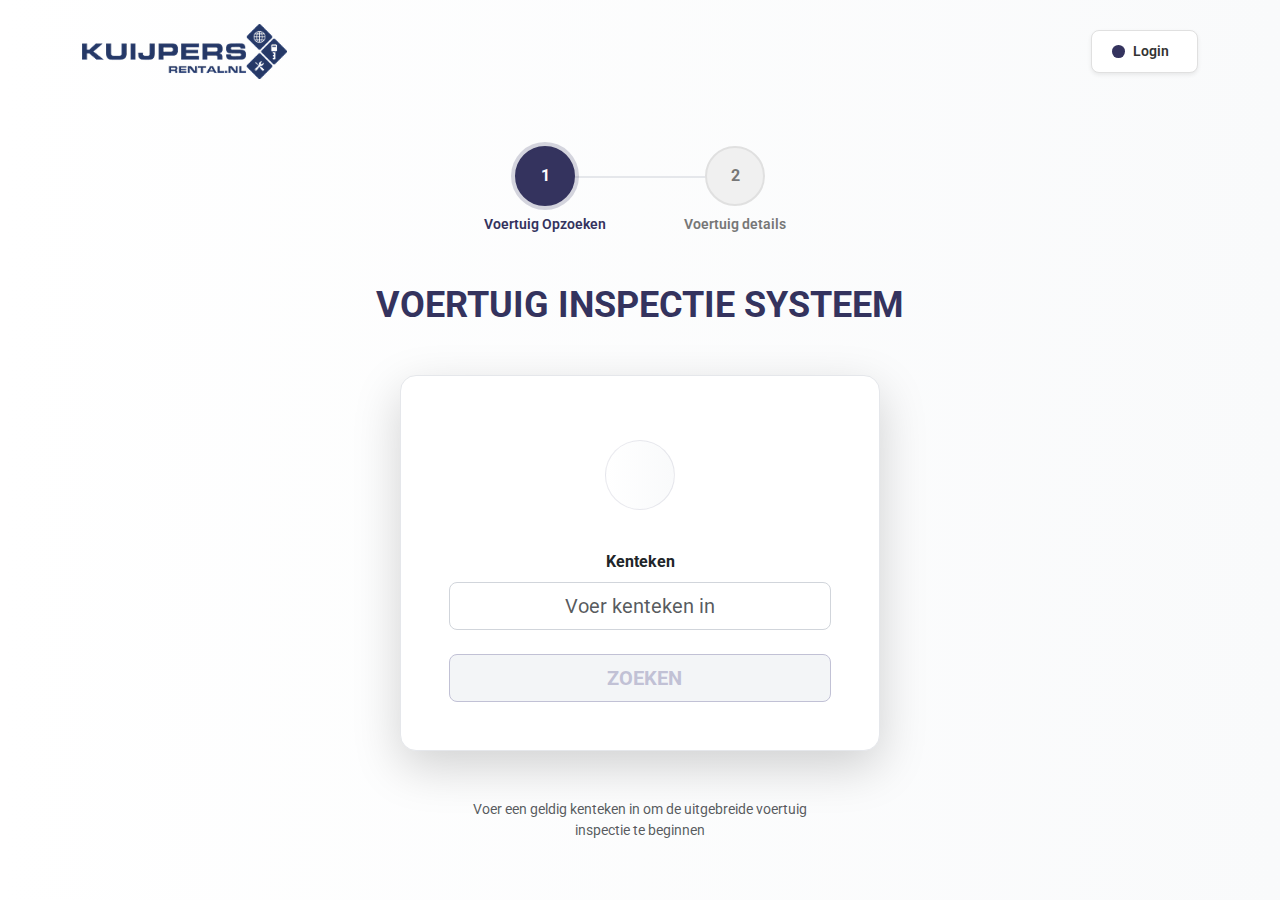
<file: Index.html>
<!DOCTYPE html>
<html lang="nl">
<head>
    <meta charset="UTF-8">
    <meta name="viewport" content="width=device-width, initial-scale=1.0">
    <title>Voertuig Inspectie Systeem</title>

    <link href="https://cdn.jsdelivr.net/npm/bootstrap@5.3.3/dist/css/bootstrap.min.css" rel="stylesheet" integrity="sha384-QWTKZyjpPEjISv5WaRU9OFeRpok6YctnYmDr5pNlyT2bRjXh0JMhjY6hW+ALEwIH" crossorigin="anonymous">
    <link rel="stylesheet" href="https://cdnjs.cloudflare.com/ajax/libs/font-awesome/6.5.1/css/all.min.css" integrity="sha512-DTOQO9RWCH3ppGqcWaEA1BIZOC6xxalwEsw9c2QQeAIftl+Vegovlnee1c9QX4TctnWMn13TZye+giMm8e2LwA==" crossorigin="anonymous" referrerpolicy="no-referrer" />
    <link rel="preconnect" href="https://fonts.googleapis.com">
    <link rel="preconnect" href="https://fonts.gstatic.com" crossorigin>
    <link href="https://fonts.googleapis.com/css2?family=Roboto:wght@400;500;700&display=swap" rel="stylesheet">

    <link rel="stylesheet" href="/Styles/styles.css"> 
</head>
<body>

    <div class="main-wrapper">
        <header class="py-4">
            <div class="container">
                <nav class="d-flex justify-content-between align-items-center">
                    <a href="#" class="logo">
                        <img src="/Assets/Logo.png" alt="Kuijpers Rental.nl Logo" class="logo-img">
                    </a>
                    
                    <div>
                        <button type="button" id="login-btn" class="btn login-btn d-flex align-items-center shadow-sm">
                            <i class="fa-solid fa-user me-2"></i>
                            Login
                            <i class="fa-solid fa-chevron-right ms-2"></i>
                        </button>

                        <button type="button" id="back-btn" class="btn back-btn d-flex align-items-center shadow-sm hidden">
                            <i class="fa-solid fa-chevron-left me-2"></i>
                            TERUG
                        </button>
                    </div>
                </nav>
            </div>
        </header>

        <main class="text-center py-3 py-md-4 flex-grow-1">

            <div class="main-content-area">
                
                <div id="progress-bar-placeholder" class="mb-5"></div>

                <div class="main-form-section" id="main-content-placeholder">
                    </div>
            </div>

        </main>
    </div>

    <script src="https://cdn.jsdelivr.net/npm/bootstrap@5.3.3/dist/js/bootstrap.bundle.min.js" integrity="sha384-YvpcrYf0tY3lHB60NNkmXc5s9fDVZLESaAA55NDzOxhy9GkcIdslK1eN7N6jIeHz" crossorigin="anonymous"></script>
    
    <script src="Js/script.js"></script> 
    
</body>
</html>
</file>
<file: Styles/styles.css>
/* ------------------------- */
/* 1. Global Styles & Variables */
/* ------------------------- */
:root {
    --primary-color: #34335E; 
    --primary-light-bg: linear-gradient(90deg, #FFFFFF 0%, #F9FAFB 100%); 
    --secondary-color: #F9FAFB; 
    --disabled-bg: #eef0f4;
    --disabled-text: #a0a0c0;
    --text-dark: #333;
    --text-light: #777;
    --font-main: 'Roboto', sans-serif; 
}

.hidden {
    display: none !important;
}

@media (min-width: 1400px) {
    .container {
        max-width: 1800px;
    }
}

body {
    font-family: var(--font-main);
    background: var(--primary-light-bg); 
    color: var(--text-dark);
    display: flex;
    flex-direction: column;
    min-height: 100vh;
}

.main-wrapper {
    display: flex;
    flex-direction: column;
    min-height: 100vh;
    width: 100%;
}

main {
    flex-grow: 1;
    display: flex;
    align-items: center;
    justify-content: center;
}

.main-content-area {
    width: 100%;
    max-width: 800px; 
    padding-left: 15px;
    padding-right: 15px;
}

.main-form-section {
    display: flex;
    flex-direction: column;
    align-items: center;
    gap: 3rem;
}

/* ------------------------- */
/* 2. Header & Navigation   */
/* ------------------------- */
.logo-img {
    max-height: 55px; 
    width: auto;
}

.login-btn {
    background-color: #ffffff;
    border: 1px solid #e0e0e0;
    border-radius: 8px;
    padding: 0.6rem 1.25rem;
    color: var(--text-dark);
    font-weight: 600;
    font-size: 0.9rem;
    transition: transform 0.1s ease-out; /* Added animation */
}

.login-btn:hover {
    background-color: #ffffff;
    color: var(--text-dark);
    box-shadow: 0 6px 16px rgba(0, 0, 0, 0.1) !important;
    transform: scale(1.03); /* Added animation */
}

.login-btn:active {
    transform: scale(0.98); /* Added animation */
}

.login-btn .fa-user {
    background: var(--primary-color);
    color: #ffffff;
    border-radius: 50%;
    padding: 0.4rem;
    font-size: 0.7rem;
}

.login-btn .fa-chevron-right {
    font-size: 0.6rem;
    color: var(--primary-color)
}

.back-btn {
    background-color: #ffffff;
    border: 1px solid #e0e0e0;
    border-radius: 8px;
    padding: 0.6rem 1.25rem;
    color: var(--text-dark);
    font-weight: 600;
    font-size: 0.9rem;
    transition: transform 0.1s ease-out; /* Added animation */
}

.back-btn:hover {
    background-color: #f8f9fa;
    box-shadow: 0 4px 12px rgba(0, 0, 0, 0.05) !important;
    transform: scale(1.03); /* Added animation */
}

.back-btn:active {
    transform: scale(0.98); /* Added animation */
}

/* ------------------------------------- */
/* 3. Main Content & Stepper Styles      */
/* ------------------------------------- */
.page-title {
    color: var(--primary-color);
    font-size: 2.25rem;
    margin-bottom: 0;
}

.stepper {
    position: relative;
    margin-bottom: 2.5rem;
    display: flex;
    justify-content: center;
    list-style: none;
    padding-left: 0;
}

.stepper::before {
    content: '';
    position: absolute;
    top: 30px;
    left: 50%;
    transform: translateX(-50%);
    width: 20%;
    height: 2px;
    background-color: #E5E7EB;
    z-index: 0;
}

.stepper-item {
    display: flex;
    flex-direction: column;
    align-items: center;
    width: 190px;
    position: relative;
    z-index: 1;
}

.step-number {
    width: 60px;
    height: 60px;
    border-radius: 50%;
    background-color: #f0f0f0;
    color: var(--text-light);
    display: flex;
    align-items: center;
    justify-content: center;
    font-weight: 700;
    margin-bottom: 0.5rem;
    border: 2px solid #e0e0e0;
    transition: all 0.3s ease;
}

.step-label {
    font-size: 0.9rem;
    color: var(--text-light);
    font-weight: 600;
    transition: color 0.3s ease;
}

.stepper-item.active .step-number {
    background-color: #34335E;
    color: #ffffff;
    border-color: #34335E;
    box-shadow: 0 0 0 4px rgba(52, 51, 94, 0.2);
}

.stepper-item.active .step-label {
    color: #34335E;
}

/* ------------------------- */
/* 4. Inspection Form Card  */
/* ------------------------- */
.inspection-card {
    width: 100%;
    max-width: 480px; 
    margin-top: 0 !important;
    margin-bottom: 0 !important;
    border: 1px solid #E5E7EB;
}

.inspection-card .form-control {
    height: 44px;
    border-radius: 8px;
    border: 1px solid #D1D5DB;
}

.inspection-form{
    display: flex;
    flex-direction: column;
    gap: 1.5rem;
    margin-top: 1rem;
}

.login-form {
    display: flex;
    flex-direction: column;
    gap: 1.5rem;
}

#login-submit-btn {
    background-color: var(--primary-color);
    color: #ffffff;
    height: 44px;
    border-radius: 8px;
}

#login-submit-btn:hover {
    background-color: #2a294e;
}

.form-icon {
    width: 70px;
    height: 70px;
    background: var(--primary-light-bg);
    border-radius: 50%;
    display: grid;
    place-items: center;
    margin: 0 auto 1rem auto; 
    border: 1px solid rgba(52, 51, 94, 0.1); 
}

.form-icon i {
    font-size: 2rem;
    color: var(--disabled-text);
}

#submit-btn:disabled {
    background-color: var(--disabled-bg);
    color: var(--disabled-text);
}

.btn-primary {
    background-color: var(--primary-color);
    border-color: var(--primary-color);
}

.btn-primary:hover {
    background-color: #3a378a; 
    border-color: #3a378a;
}

/* ------------------------- */
/* 5. Responsive Design     */
/* ------------------------- */
@media (max-width: 768px) {
    .page-title {
        font-size: 1.75rem;
    }
    
    .stepper-item {
        width: 120px;
    }
}

@media (max-width: 480px) {
    .page-title {
        font-size: 1.5rem;
    }

    .stepper-item {
        width: 100px;
        font-size: 0.8rem;
    }
    
    .stepper::before {
        width: 20%;
    }
    
    .inspection-card {
        box-shadow: none !important;
        background-color: transparent;
    }
}

/* ------------------------- */
/* 6. Animations             */
/* ------------------------- */
@keyframes fadeIn {
    from {
        opacity: 0;
        transform: translateY(10px);
    }
    to {
        opacity: 1;
        transform: translateY(0);
    }
}

.animate-fade-in {
    animation: fadeIn 0.4s ease-out;
}
</file>
